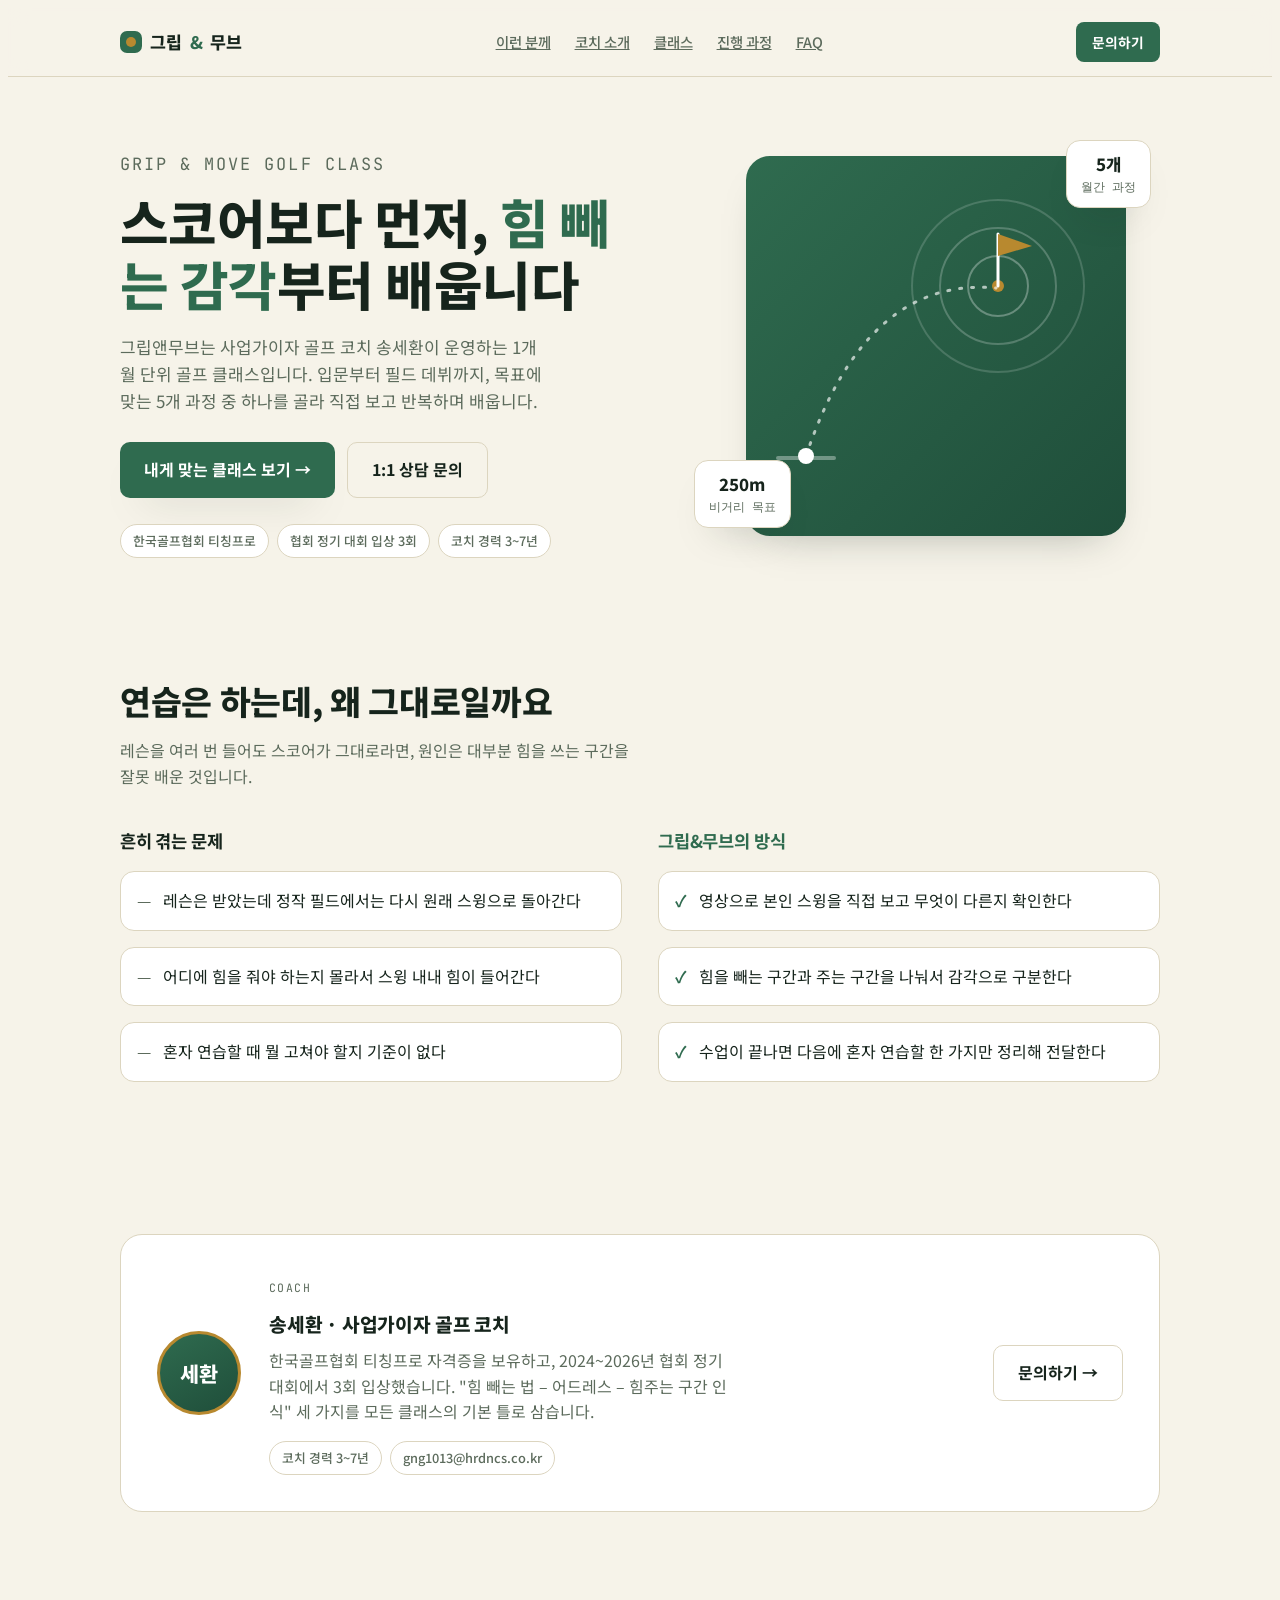
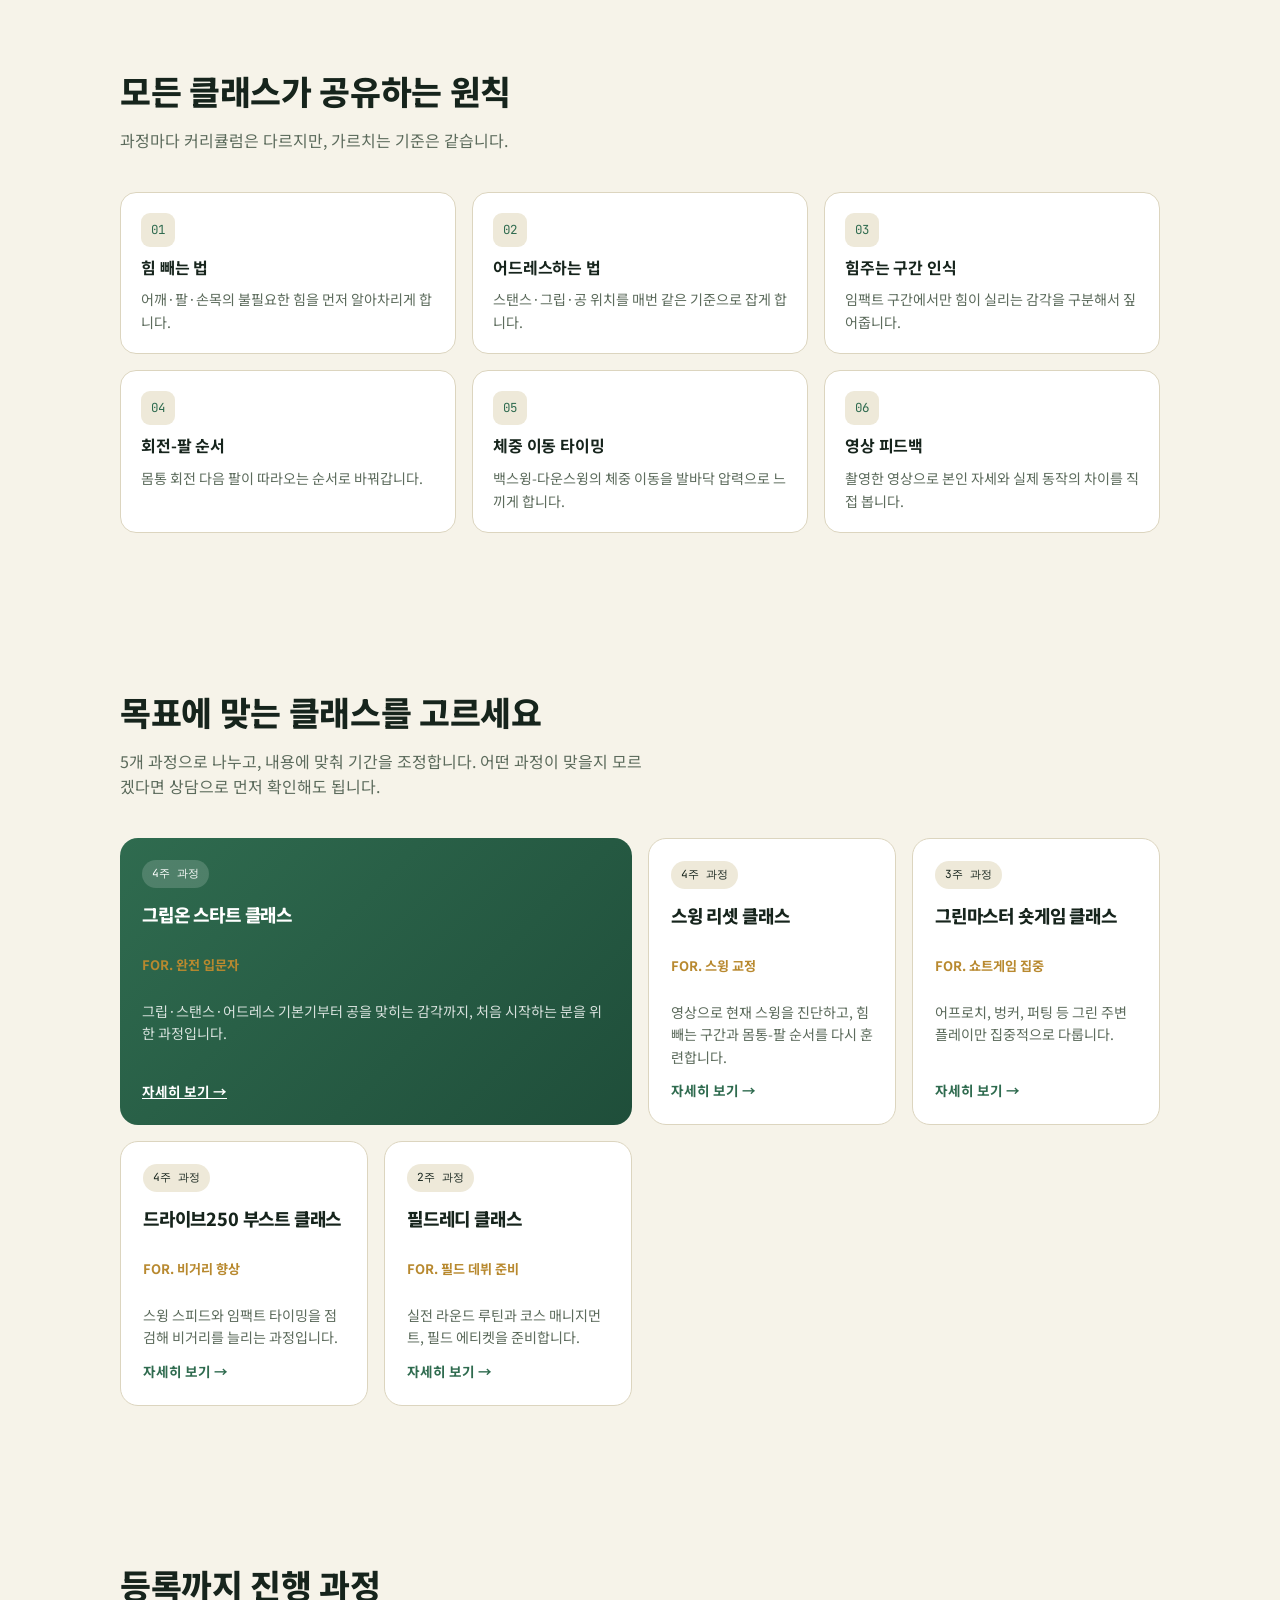
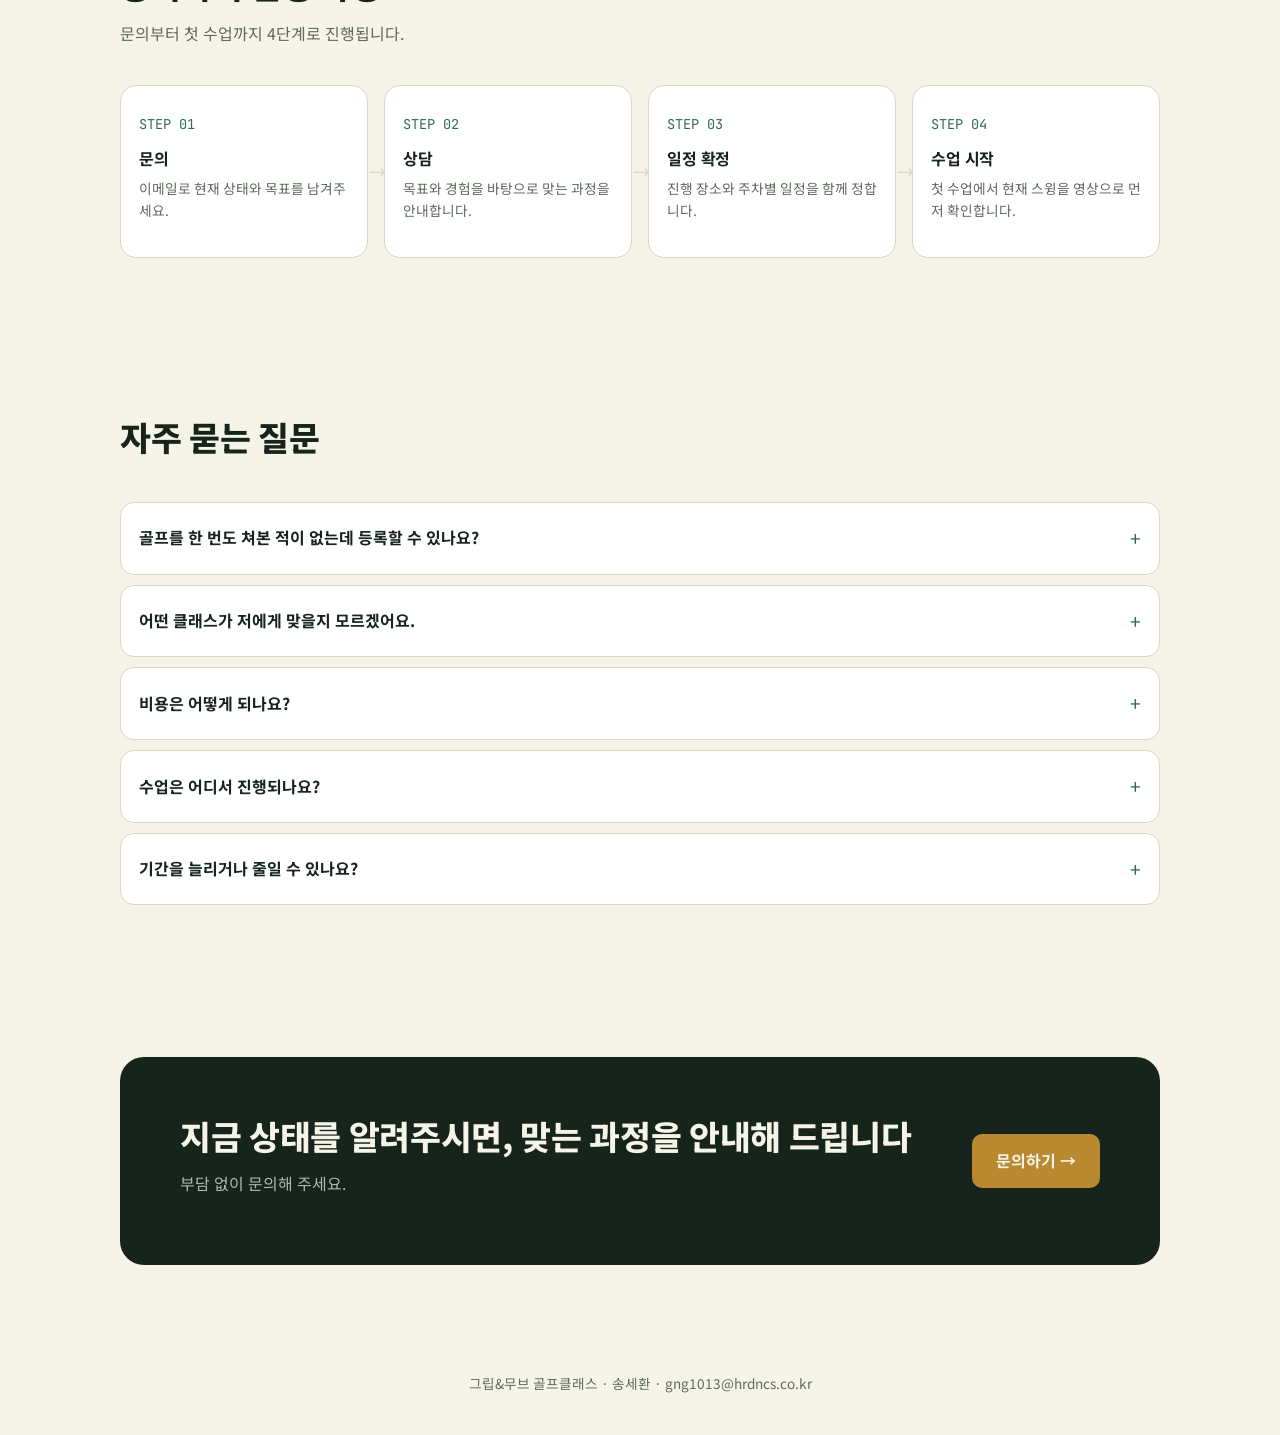
<file: index.html>
<!doctype html>
<html lang="ko">
<head>
<meta charset="utf-8">
<meta http-equiv="refresh" content="0; url=./메인랜딩페이지.html">
<script>location.replace('./메인랜딩페이지.html');</script>
<title>그립앤무브 골프클래스</title>
</head>
<body>
<p><a href="./메인랜딩페이지.html">그립앤무브 골프클래스로 이동</a></p>
</body>
</html>
</file>
